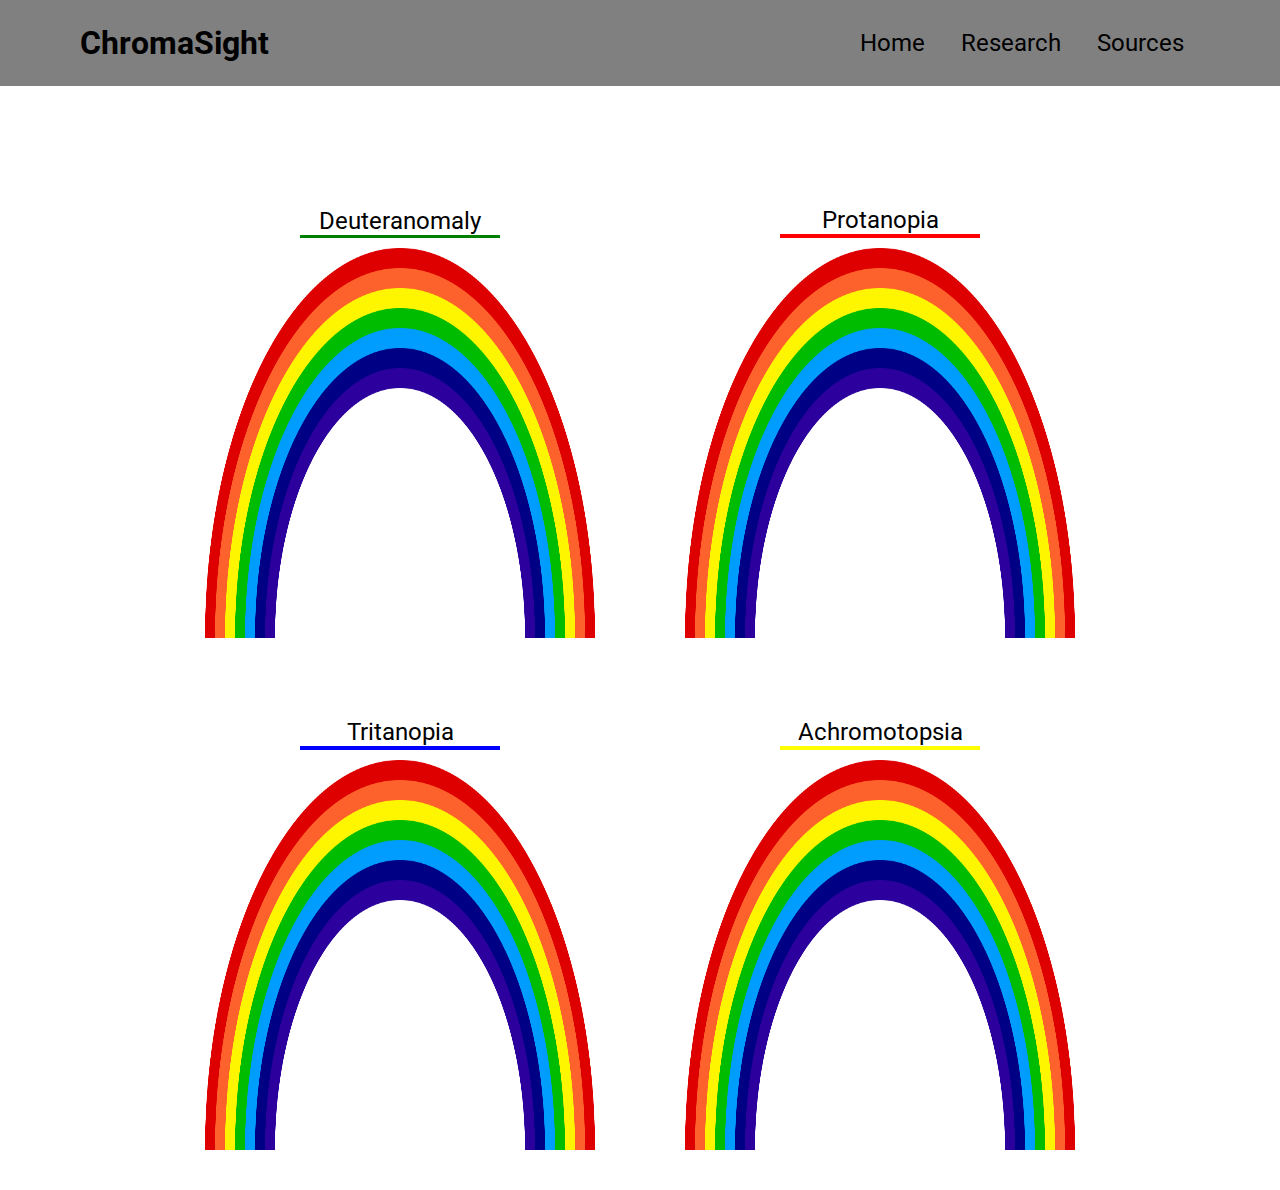
<file: index.html>
<!DOCTYPE html>
<html lang="en">
  <head>
    <meta charset="UTF-8" />
    <meta http-equiv="X-UA-Compatible" content="IE=edge" />
    <meta name="viewport" content="width=device-width, initial-scale=1.0" />
    <title>Project Name Here</title>
    <link rel="stylesheet" href="css/global.css" />
    <link rel="stylesheet" href="css/experience.css" />
  </head>
  <body>
    <nav class="navbar">
      <h1 id="logo">ChromaSight</h1>
      <div id="nav-links">
        <a class="nav-link" href="index.html">Home</a>
        <a class="nav-link" href="research.html">Research</a>
        <a class="nav-link" href="sources.html">Sources</a>
      </div>
    </nav>
    <div class="main-container">
      <div class="main-row">
        <div class="main-col">
          <div class="center">
            <button id="button1" class="deu">Deuteranomaly</button>
          </div>
          <image class="main-img" id="image1" src="images/first.jpg"></image>
        </div>
        <div class="main-col">
          <div class="center">
            <button id="button2" class="prop">Protanopia</button>
          </div>
          <image
            id="image2"
            class="main-img"
            src="https://st.depositphotos.com/2274151/3518/i/950/depositphotos_35186549-stock-photo-sample-grunge-red-round-stamp.jpg"
          ></image>
        </div>
      </div>
      <div class="main-row">
        <div class="main-col">
          <div class="center">
            <button id="button3" class="trit">Tritanopia</button>
          </div>
          <image
            class="main-img"
            id="image3"
            src="https://st.depositphotos.com/2274151/3518/i/950/depositphotos_35186549-stock-photo-sample-grunge-red-round-stamp.jpg"
          ></image>
        </div>
        <div class="main-col">
          <div class="center">
            <button id="button4" class="achro">Achromotopsia</button>
          </div>
          <image
            class="main-img"
            id="image4"
            src="https://st.depositphotos.com/2274151/3518/i/950/depositphotos_35186549-stock-photo-sample-grunge-red-round-stamp.jpg"
          ></image>
        </div>
      </div>
    </div>
  </body>
  <script src="js/buttons.js"></script>
</html>
</file>
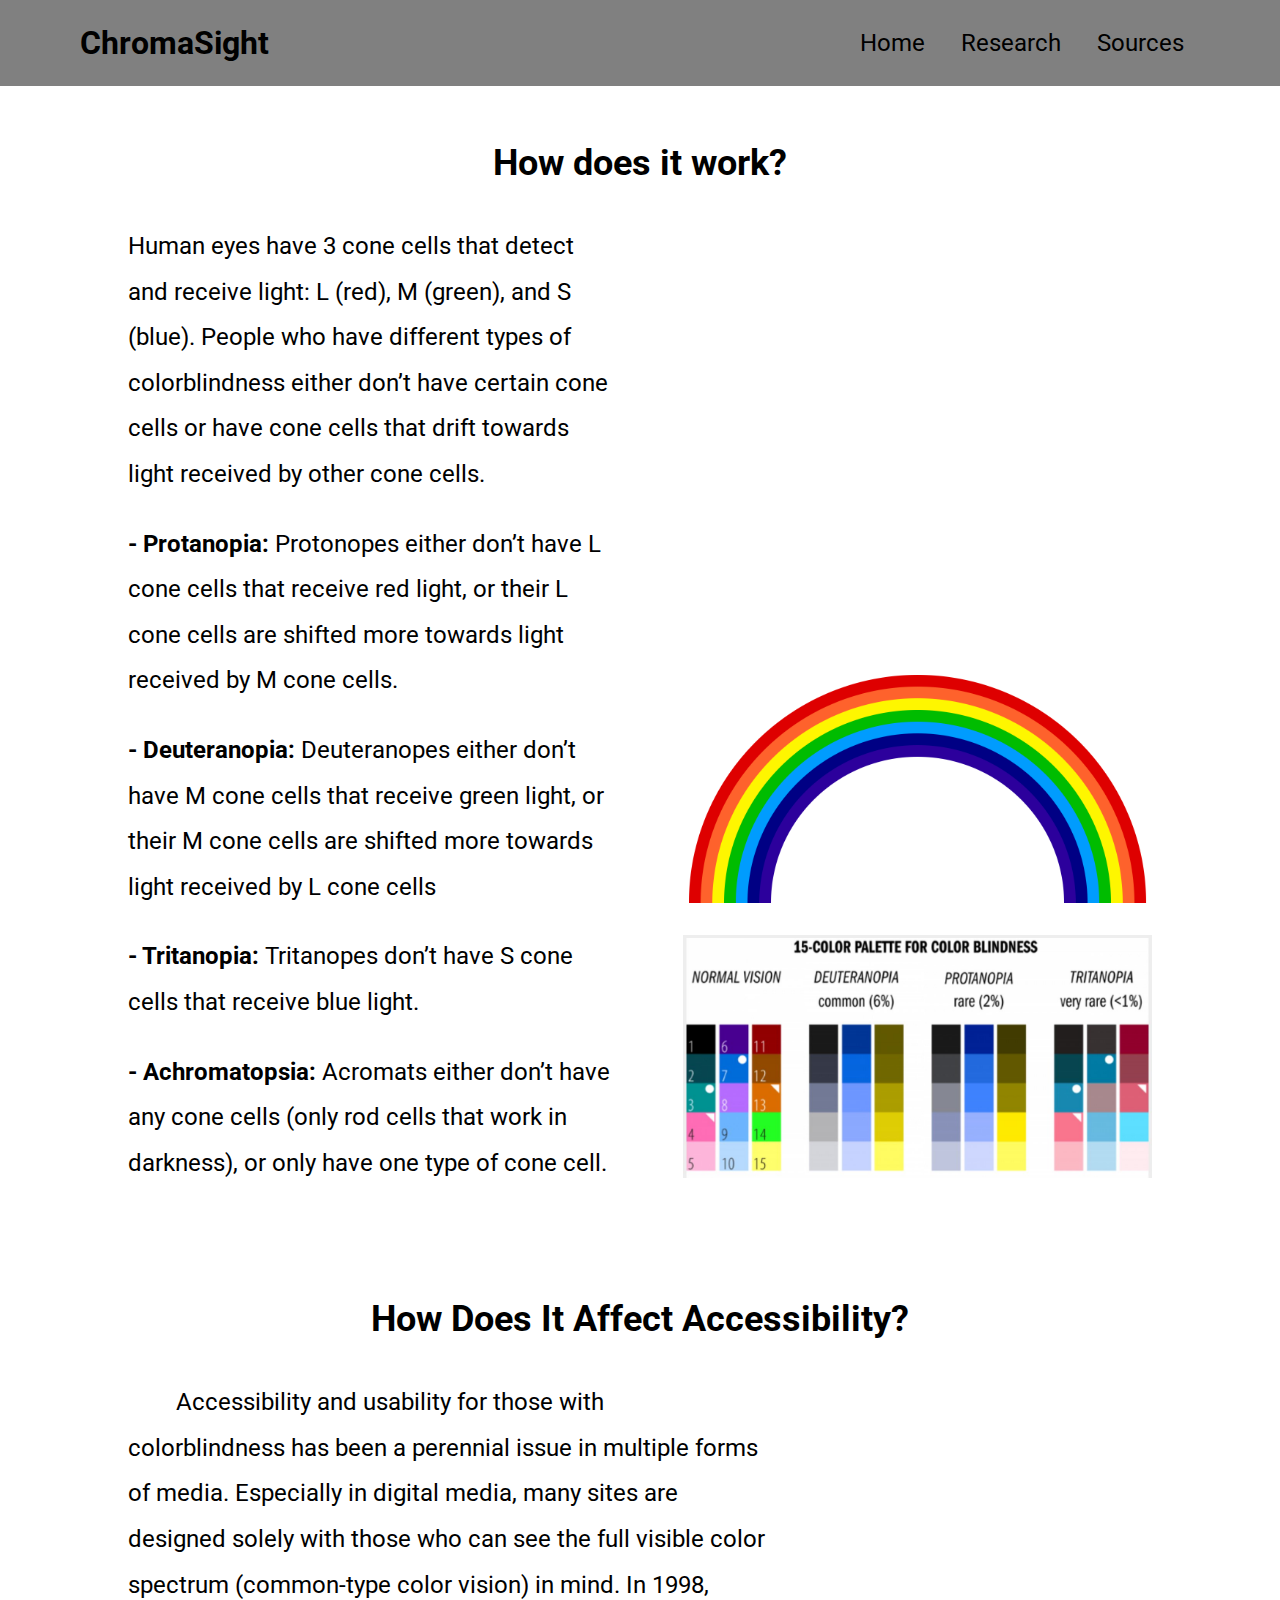
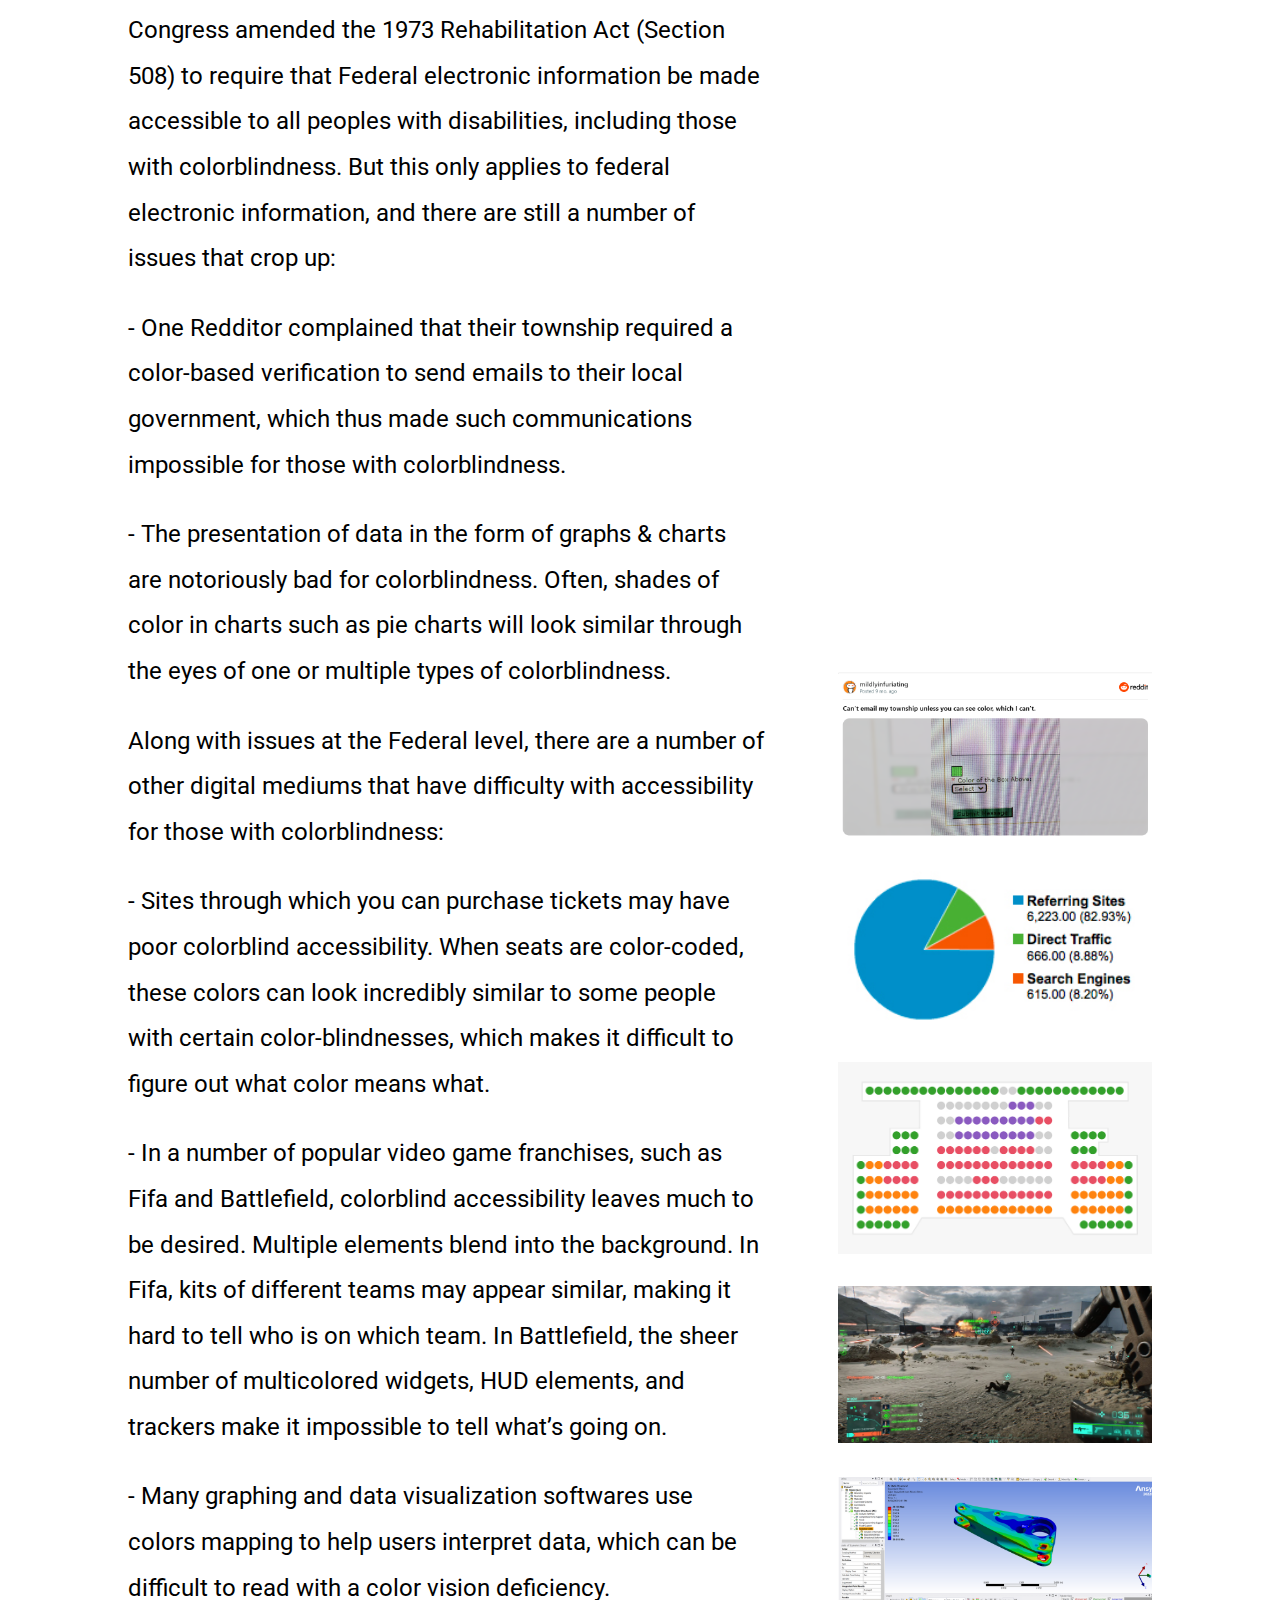
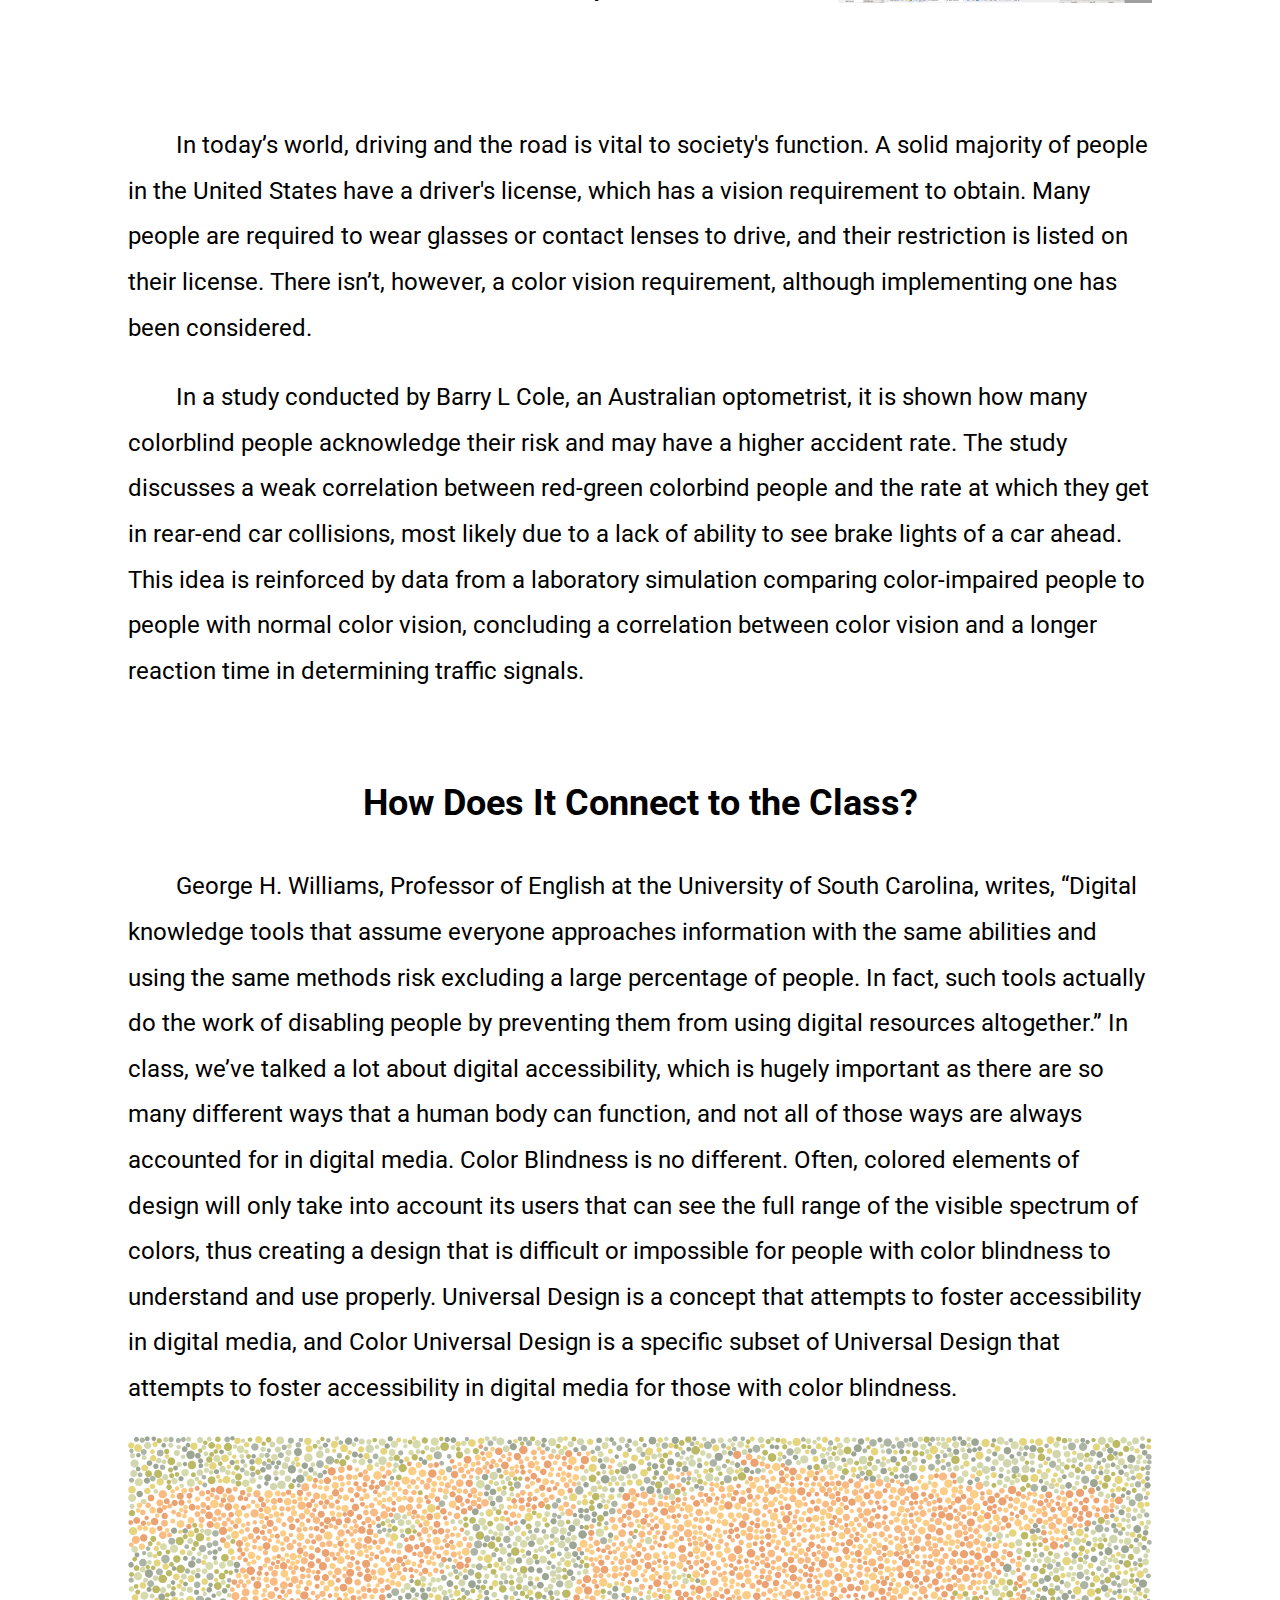
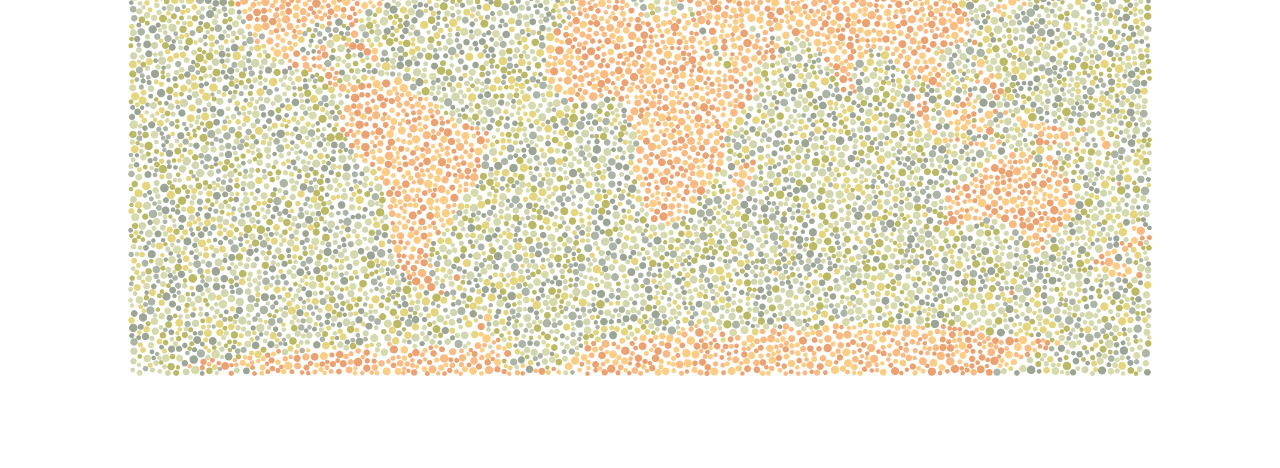
<file: research.html>
<!DOCTYPE html>
<html lang="en">
  <head>
    <meta charset="UTF-8" />
    <meta http-equiv="X-UA-Compatible" content="IE=edge" />
    <meta name="viewport" content="width=device-width, initial-scale=1.0" />
    <title>ChromaSight - Research</title>
    <link rel="stylesheet" href="css/global.css" />
    <link rel="stylesheet" href="css/research.css" />
  </head>
  <body>
    <nav class="navbar">
      <h1 id="logo">ChromaSight</h1>
      <div id="nav-links">
        <a class="nav-link" href="index.html">Home</a>
        <a class="nav-link" href="research.html">Research</a>
        <a class="nav-link" href="sources.html">Sources</a>
      </div>
    </nav>
    <section class="main-research">
      <article class="research-section" style="margin-top: 3.5rem">
        <h1 class="research-title">How does it work?</h1>
        <div class="research-container">
          <div class="research-divider">
            <p class="research-body">
              Human eyes have 3 cone cells that detect and receive light: L
              (red), M (green), and S (blue). People who have different types of
              colorblindness either don’t have certain cone cells or have cone
              cells that drift towards light received by other cone cells.
            </p>
            <p class="list-item">
              <strong>- Protanopia:</strong> Protonopes either don’t have L cone
              cells that receive red light, or their L cone cells are shifted
              more towards light received by M cone cells.
            </p>
            <p class="list-item">
              <strong>- Deuteranopia:</strong> Deuteranopes either don’t have M
              cone cells that receive green light, or their M cone cells are
              shifted more towards light received by L cone cells
            </p>
            <p class="list-item">
              <strong>- Tritanopia:</strong> Tritanopes don’t have S cone cells
              that receive blue light.
            </p>
            <p class="list-item">
              <strong>- Achromatopsia:</strong> Acromats either don’t have any
              cone cells (only rod cells that work in darkness), or only have
              one type of cone cell.
            </p>
          </div>
          <div class="image-col">
            <img
              class="research-image"
              src="images/colorblind_images_buttons/standard.png"
              alt=""
            />
            <img
              class="research-image"
              src="images/colorblind_types.png"
              alt=""
            />
          </div>
        </div>
      </article>
      <article class="research-section">
        <h1 class="research-title">How Does It Affect Accessibility?</h1>
        <div class="research-container">
          <div class="research-divider">
            <p class="research-body">
              &emsp;&emsp;Accessibility and usability for those with
              colorblindness has been a perennial issue in multiple forms of
              media. Especially in digital media, many sites are designed solely
              with those who can see the full visible color spectrum
              (common-type color vision) in mind. In 1998, Congress amended the
              1973 Rehabilitation Act (Section 508) to require that Federal
              electronic information be made accessible to all peoples with
              disabilities, including those with colorblindness. But this only
              applies to federal electronic information, and there are still a
              number of issues that crop up:
            </p>
            <p class="list-item">
              - One Redditor complained that their township required a
              color-based verification to send emails to their local government,
              which thus made such communications impossible for those with
              colorblindness.
            </p>
            <p class="list-item">
              - The presentation of data in the form of graphs & charts are
              notoriously bad for colorblindness. Often, shades of color in
              charts such as pie charts will look similar through the eyes of
              one or multiple types of colorblindness.
            </p>
            <p class="research-body">
              Along with issues at the Federal level, there are a number of
              other digital mediums that have difficulty with accessibility for
              those with colorblindness:
            </p>
            <p class="list-item">
              - Sites through which you can purchase tickets may have poor
              colorblind accessibility. When seats are color-coded, these colors
              can look incredibly similar to some people with certain
              color-blindnesses, which makes it difficult to figure out what
              color means what.
            </p>
            <p class="list-item">
              - In a number of popular video game franchises, such as Fifa and
              Battlefield, colorblind accessibility leaves much to be desired.
              Multiple elements blend into the background. In Fifa, kits of
              different teams may appear similar, making it hard to tell who is
              on which team. In Battlefield, the sheer number of multicolored
              widgets, HUD elements, and trackers make it impossible to tell
              what’s going on.
            </p>
            <p class="list-item">
              - Many graphing and data visualization softwares use colors
              mapping to help users interpret data, which can be difficult to
              read with a color vision deficiency.
            </p>
          </div>
          <div class="image-col">
            <img
              class="research-image"
              src="images/Reddit Color Validator.png"
              alt=""
            />
            <img
              class="research-image"
              src="images/ganalytics-pie-chart-01.jpg"
              alt=""
            />
            <img class="research-image" src="images/ticketing.jpg" alt="" />
            <img class="research-image" src="images/battlefield.webp" alt="" />
            <img
              class="research-image"
              src="images/model/partStandard.png"
              alt=""
            />
          </div>
        </div>
      </article>
      <article class="research-section">
        <p class="research-body">
          &emsp;&emsp;In today’s world, driving and the road is vital to
          society's function. A solid majority of people in the United States
          have a driver's license, which has a vision requirement to obtain.
          Many people are required to wear glasses or contact lenses to drive,
          and their restriction is listed on their license. There isn’t,
          however, a color vision requirement, although implementing one has
          been considered.
        </p>
        <p class="research-body">
          &emsp;&emsp;In a study conducted by Barry L Cole, an Australian
          optometrist, it is shown how many colorblind people acknowledge their
          risk and may have a higher accident rate. The study discusses a weak
          correlation between red-green colorbind people and the rate at which
          they get in rear-end car collisions, most likely due to a lack of
          ability to see brake lights of a car ahead. This idea is reinforced by
          data from a laboratory simulation comparing color-impaired people to
          people with normal color vision, concluding a correlation between
          color vision and a longer reaction time in determining traffic
          signals.
        </p>
      </article>
      <article class="research-section">
        <h1 class="research-title">How Does It Connect to the Class?</h1>
        <p class="research-body">
          &emsp;&emsp;George H. Williams, Professor of English at the University
          of South Carolina, writes, “Digital knowledge tools that assume
          everyone approaches information with the same abilities and using the
          same methods risk excluding a large percentage of people. In fact,
          such tools actually do the work of disabling people by preventing them
          from using digital resources altogether.” In class, we’ve talked a lot
          about digital accessibility, which is hugely important as there are so
          many different ways that a human body can function, and not all of
          those ways are always accounted for in digital media. Color Blindness
          is no different. Often, colored elements of design will only take into
          account its users that can see the full range of the visible spectrum
          of colors, thus creating a design that is difficult or impossible for
          people with color blindness to understand and use properly. Universal
          Design is a concept that attempts to foster accessibility in digital
          media, and Color Universal Design is a specific subset of Universal
          Design that attempts to foster accessibility in digital media for
          those with color blindness.
        </p>
        <image class="research-image" src="images/map.png"></image>
      </article>
    </section>
  </body>
</html>
</file>
<file: css/global.css>
@import url("https://fonts.googleapis.com/css2?family=Roboto:ital,wght@0,100;0,300;0,400;0,500;0,700;0,900;1,100;1,300;1,400;1,500;1,700;1,900&display=swap");
* {
  padding: 0;
  margin: 0;
  box-sizing: border-box;
  font-family: "Roboto", "Arial", "Sans-Serif";
}

.navbar {
  max-width: 100vw;
  background-color: #808080;
  color: #000;
  display: flex;
  justify-content: space-between;
  padding: 1.5rem 5rem 1.5rem 5rem;
  align-items: center;
}

.nav-link {
  transition: all 0.25s ease-in;
  padding: 0 1rem 0 1rem;
  font-size: 24px;
}
.nav-link, .nav-link:visited {
  color: black;
  text-decoration: none;
}
.nav-link:hover {
  color: #eee;
}
.citation{
  list-style-type: none; /* Remove bullets */
  padding: 50; /* Remove padding */
  margin: 50; /* Remove margins */
}
</file>
<file: css/experience.css>
.main-container {
  display: flex;
  flex-direction: column;
  padding-top: 5rem;
  justify-content: center;
}
.main-container .main-row {
  display: flex;
  justify-content: center;
  position: relative;
  transition: all 0.25s ease-in-out;
}
.main-container .main-row .main-img, .main-container .main-row .sub-img {
  height: 400px;
  width: 400px;
  transition: opacity 1s ease-in-out;
}
.main-container .main-col {
  margin: 2.5rem;
  display: flex;
  justify-content: center;
  flex-direction: column;
}
.main-container .main-col .center {
  text-align: center;
}

.deu {
  border: none;
  background: white;
  font-size: 24px;
  width: 50%;
  margin: auto;
  border-bottom: 3px solid green;
  transition: all 0.25s linear;
  position: relative;
}
.deu:before {
  content: "";
  left: 0;
  bottom: -3px;
  width: 100%;
  height: 3px;
  background-color: #89681c;
  position: absolute;
  transform-origin: center;
  transform: scale(0);
  transition: 0.25s linear;
}
.deu:hover:before {
  transform: scale(1);
}

.prop {
  border: none;
  background: white;
  font-size: 24px;
  width: 50%;
  margin: auto;
  border-bottom: 4px solid red;
  transition: all 0.25s linear;
  position: relative;
}
.prop:before {
  content: "";
  left: 0;
  bottom: -4px;
  width: 100%;
  height: 4px;
  background-color: #b95215;
  position: absolute;
  transform-origin: center;
  transform: scale(0);
  transition: 0.25s linear;
}
.prop:hover:before {
  transform: scale(1);
}

.achro {
  border: none;
  background: white;
  font-size: 24px;
  width: 50%;
  margin: auto;
  border-bottom: 4px solid yellow;
  transition: all 0.25s linear;
  position: relative;
}
.achro:before {
  content: "";
  left: 0;
  bottom: -4px;
  width: 100%;
  height: 4px;
  background-color: #e2e2e2;
  position: absolute;
  transform-origin: center;
  transform: scale(0);
  transition: 0.25s linear;
}
.achro:hover:before {
  transform: scale(1);
}

.trit {
  border: none;
  background: white;
  font-size: 24px;
  width: 50%;
  margin: auto;
  border-bottom: 4px solid blue;
  transition: all 0.25s linear;
  position: relative;
}
.trit:before {
  content: "";
  left: 0;
  bottom: -4px;
  width: 100%;
  height: 4px;
  background-color: #00565a;
  position: absolute;
  transform-origin: center;
  transform: scale(0);
  transition: 0.25s linear;
}
.trit:hover:before {
  transform: scale(1);
}/*# sourceMappingURL=experience.css.map */
</file>
<file: css/research.css>
.main-research {
  width: 80%;
  margin: auto;
}
.main-research .research-section {
  margin: 2.5rem 0 5.5rem 0;
}
.main-research .research-title {
  font-size: 36px;
  text-align: center;
  margin-bottom: 2.5rem;
}
.main-research .research-body, .main-research .list-item {
  line-height: 1.9;
  font-size: 24px;
  margin-bottom: 1.5rem;
}
.main-research .research-image {
  width: 100%;
}
.main-research .research-divider {
  margin-right: 4.5rem;
}
.main-research .research-container {
  display: flex;
}
.main-research .research-container .image-col {
  display: flex;
  flex-direction: column;
  justify-content: flex-end;
}
.main-research .research-container .image-col img {
  margin-bottom: 2rem;
}/*# sourceMappingURL=research.css.map */
</file>
